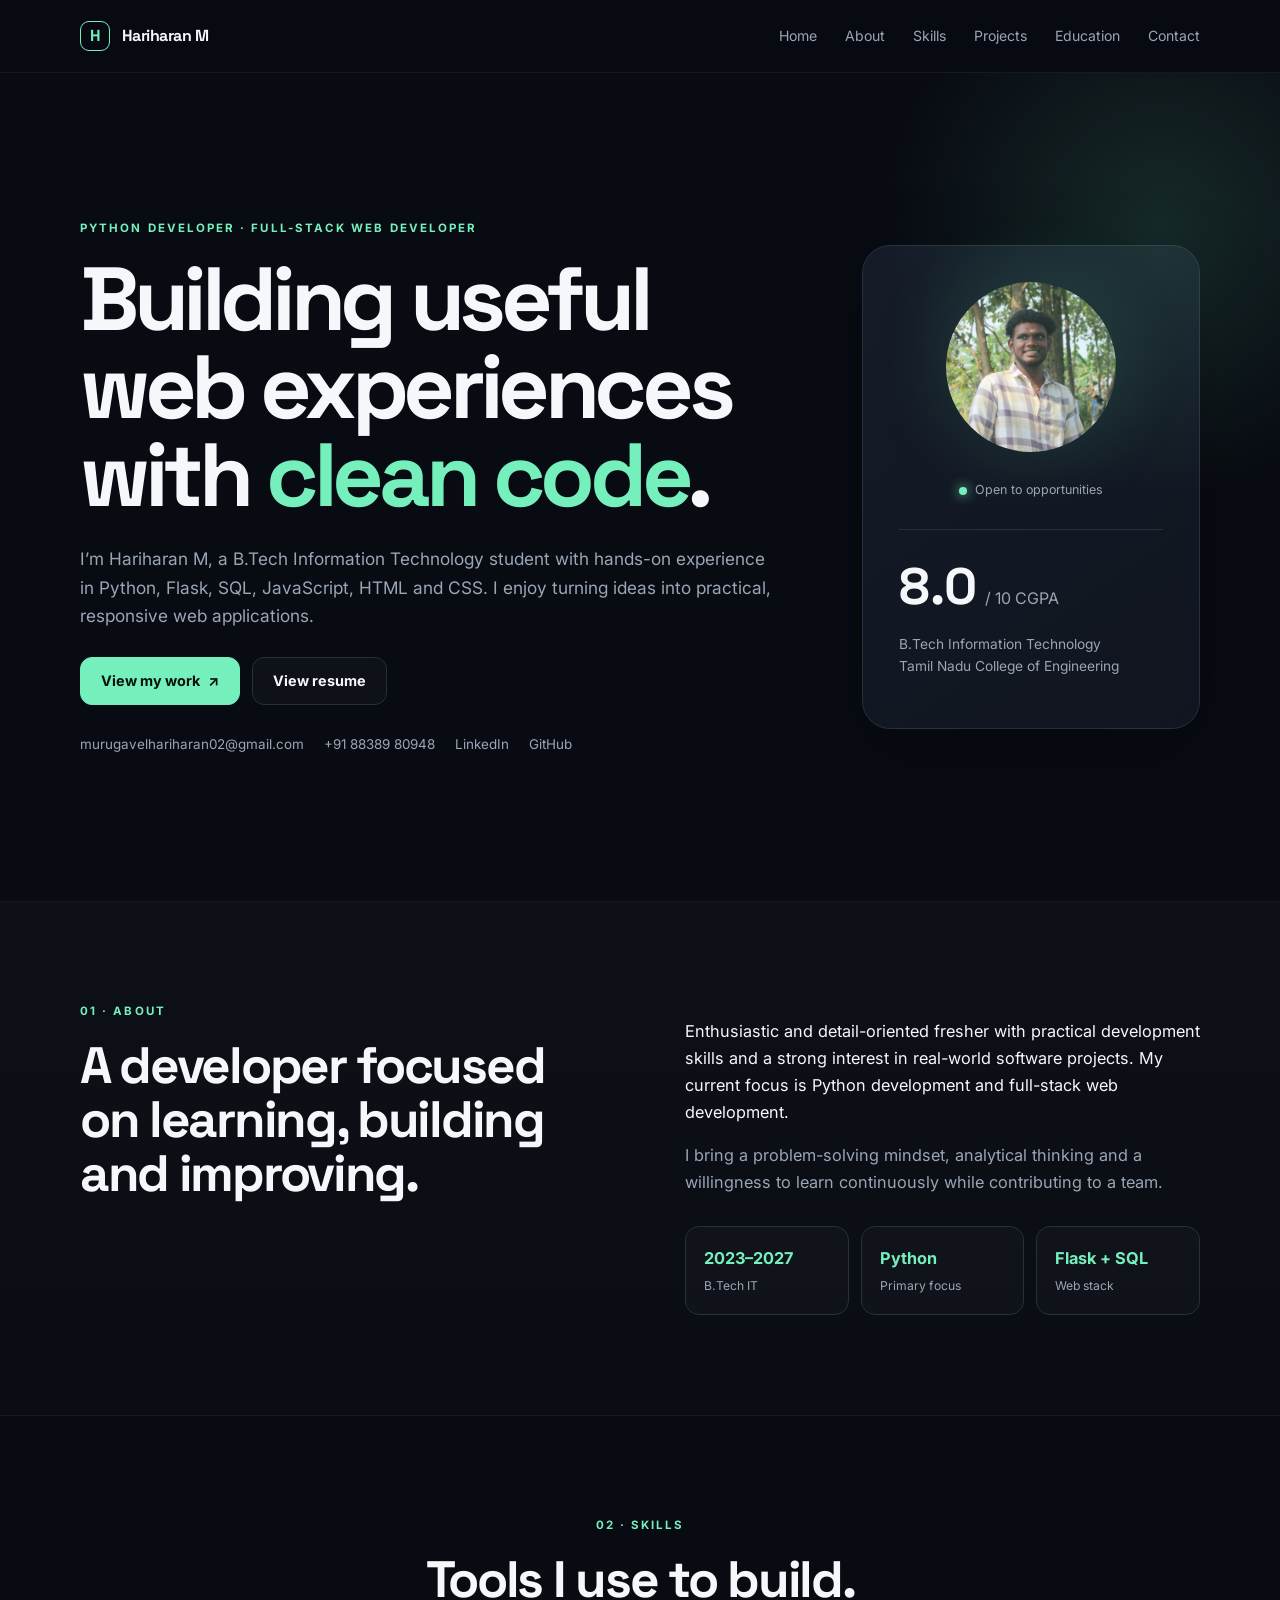
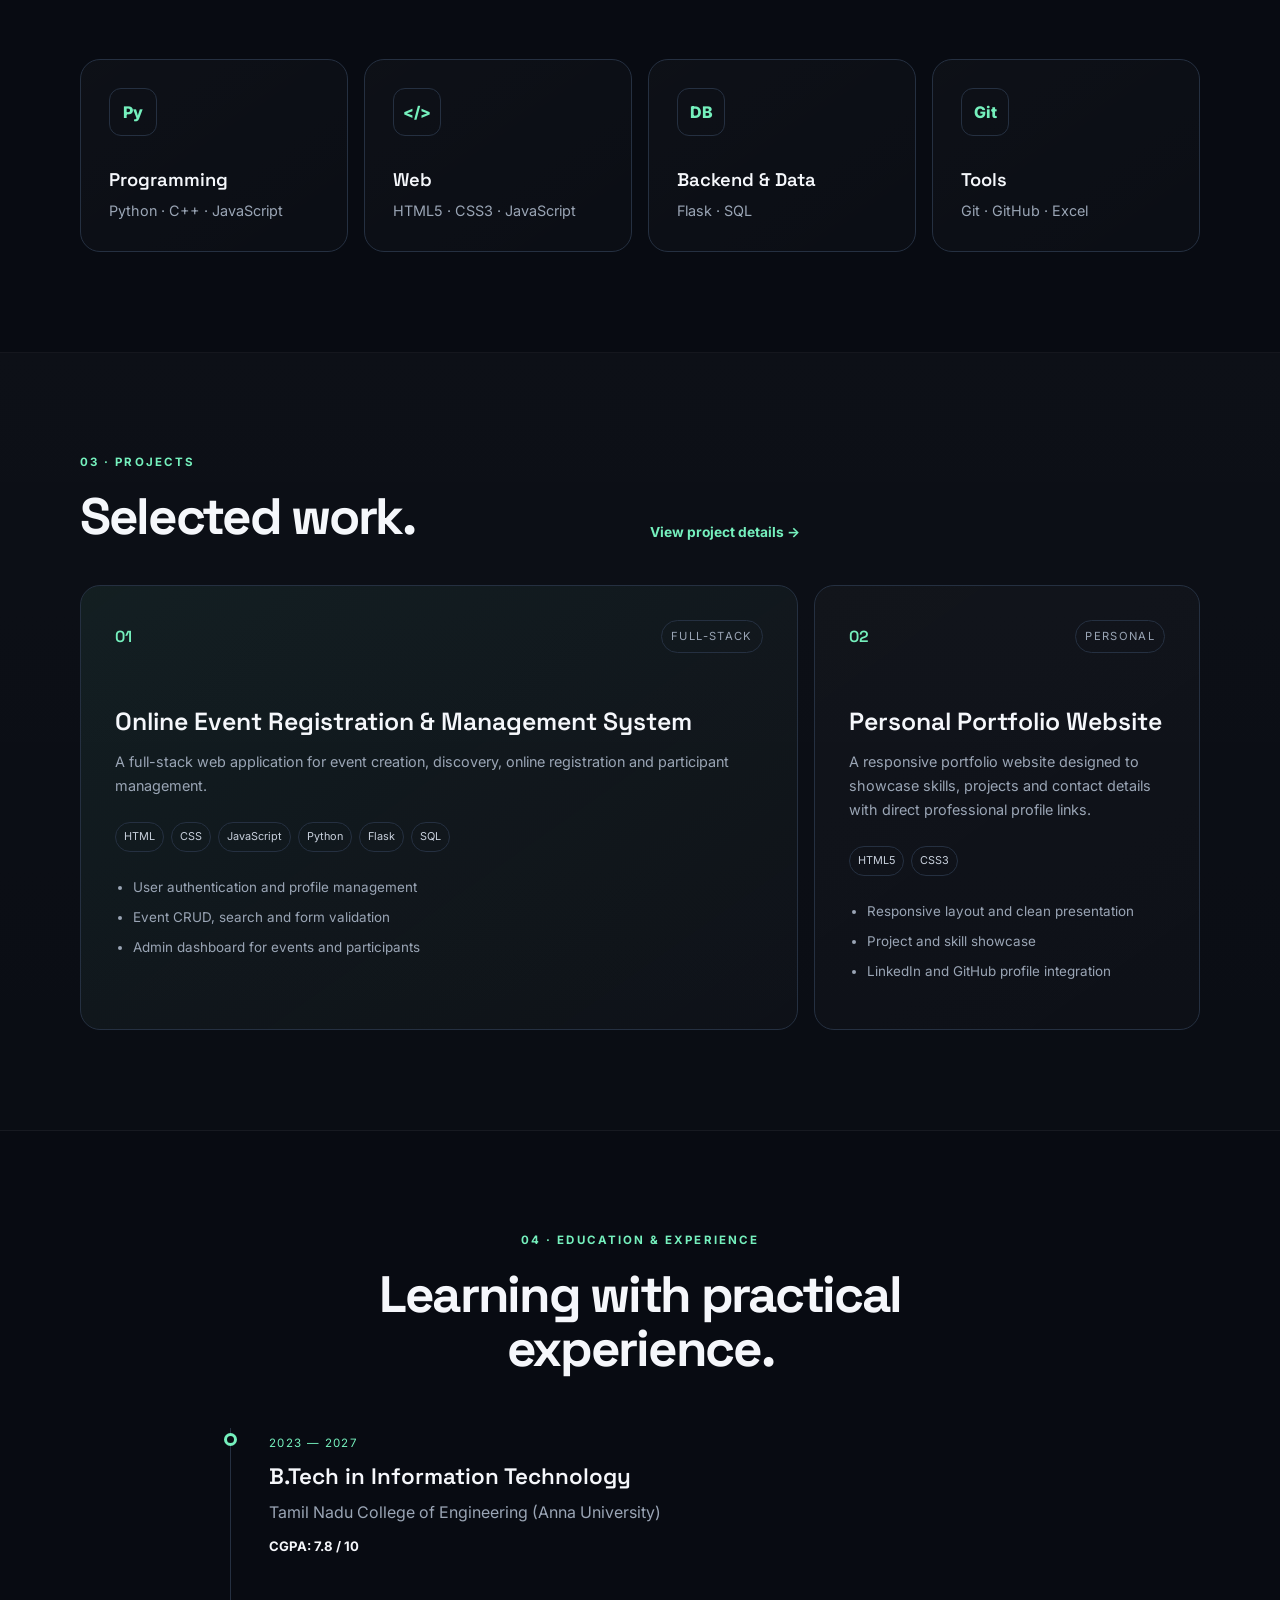
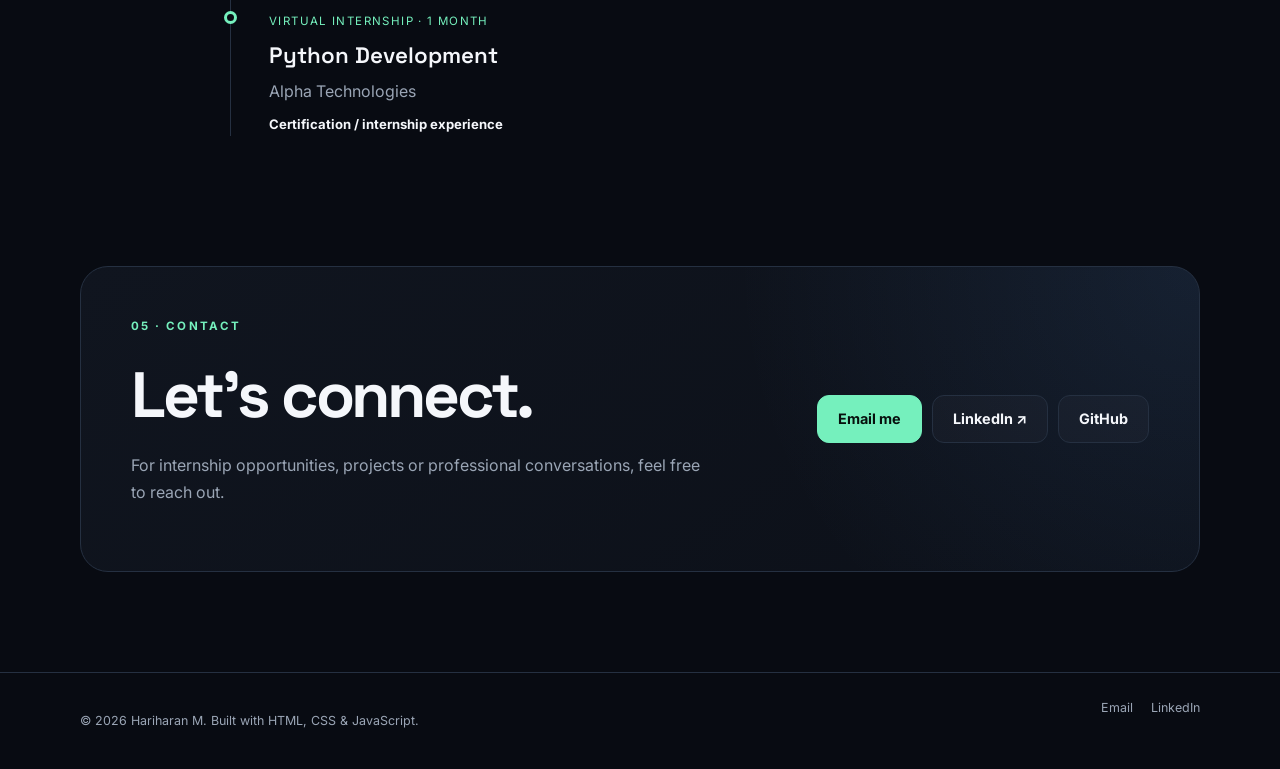
<file: index.html>
<!doctype html>
<html lang="en">
<head>
  <meta charset="utf-8">
  <meta name="viewport" content="width=device-width, initial-scale=1">
  <meta name="description" content="Hariharan M — Python Developer and Full-Stack Web Developer portfolio.">
  <meta name="author" content="Hariharan M">
  <meta name="theme-color" content="#080b12">
  <meta property="og:title" content="Hariharan M | Python Developer">
  <meta property="og:description" content="Portfolio of Hariharan M, B.Tech Information Technology student and Python / Full-Stack Web Developer.">
  <meta property="og:type" content="website">
  <title>Hariharan M | Python Developer & Full-Stack Web Developer</title>
  <link rel="icon" href="assets/favicon.svg" type="image/svg+xml">
  <link rel="preconnect" href="https://fonts.googleapis.com">
  <link rel="preconnect" href="https://fonts.gstatic.com" crossorigin>
  <link href="https://fonts.googleapis.com/css2?family=Inter:wght@400;500;600;700;800&family=Space+Grotesk:wght@500;600;700&display=swap" rel="stylesheet">
  <link rel="stylesheet" href="assets/css/style.css">
</head>
<body>
  <header class="site-header" id="top">
    <div class="container nav-wrap">
      <a class="brand" href="index.html" aria-label="Hariharan M home"><span>H</span> Hariharan M</a>
      <button class="menu-toggle" type="button" aria-label="Open menu" aria-expanded="false"><span></span><span></span><span></span></button>
      <nav class="nav" aria-label="Primary navigation">
        <a href="#home">Home</a><a href="#about">About</a><a href="#skills">Skills</a><a href="#projects">Projects</a><a href="#education">Education</a><a href="#contact">Contact</a>
      </nav>
    </div>
  </header>

  <main>
    <section class="hero section" id="home">
      <div class="hero-glow"></div>
      <div class="container hero-grid">
        <div class="hero-copy reveal">
          <p class="eyebrow">PYTHON DEVELOPER · FULL-STACK WEB DEVELOPER</p>
          <h1>Building useful web experiences with <em>clean code</em>.</h1>
          <p class="hero-text">I’m Hariharan M, a B.Tech Information Technology student with hands-on experience in Python, Flask, SQL, JavaScript, HTML and CSS. I enjoy turning ideas into practical, responsive web applications.</p>
          <div class="hero-actions">
            <a class="btn btn-primary" href="#projects">View my work <span>↗</span></a>
            <a class="btn btn-ghost" href="assets/Hariharan_M_Resume.pdf" target="_blank" rel="noopener">View resume</a>
          </div>
          <div class="quick-links">
            <a href="mailto:murugavelhariharan02@gmail.com">murugavelhariharan02@gmail.com</a>
            <a href="tel:+918838980948">+91 88389 80948</a>
            <a href="https://linkedin.com/in/hari-haran-m-0a90042a3" target="_blank" rel="noopener">LinkedIn</a>
            <a href="https://github.com/Hari-haran219" target="_blank" rel="noopener">GitHub</a>
          </div>
        </div>
        <div class="hero-card reveal delay-1">
          <div class="profile-orb" style="background-image: url('profile.jpeg'); background-size: cover; background-position: center;">
  <span style="display: none;">HariharanM</span>
</div>
<div class="availability"><span class="dot"></span> Open to opportunities</div>

          <div class="hero-stat"><strong>8.0</strong><span>/ 10 CGPA</span></div>
          <p>B.Tech Information Technology<br>Tamil Nadu College of Engineering</p>
        </div>
      </div>
    </section>

    <section class="section section-soft" id="about">
      <div class="container split">
        <div class="section-heading reveal"><p class="eyebrow">01 · ABOUT</p><h2>A developer focused on learning, building and improving.</h2></div>
        <div class="about-copy reveal delay-1"><p>Enthusiastic and detail-oriented fresher with practical development skills and a strong interest in real-world software projects. My current focus is Python development and full-stack web development.</p><p>I bring a problem-solving mindset, analytical thinking and a willingness to learn continuously while contributing to a team.</p><div class="mini-grid"><div><strong>2023–2027</strong><span>B.Tech IT</span></div><div><strong>Python</strong><span>Primary focus</span></div><div><strong>Flask + SQL</strong><span>Web stack</span></div></div></div>
      </div>
    </section>

    <section class="section" id="skills">
      <div class="container"><div class="section-heading centered reveal"><p class="eyebrow">02 · SKILLS</p><h2>Tools I use to build.</h2></div>
        <div class="skills-grid">
          <article class="skill-card reveal"><div class="skill-icon">Py</div><h3>Programming</h3><p>Python · C++ · JavaScript</p></article>
          <article class="skill-card reveal delay-1"><div class="skill-icon">&lt;/&gt;</div><h3>Web</h3><p>HTML5 · CSS3 · JavaScript</p></article>
          <article class="skill-card reveal delay-2"><div class="skill-icon">DB</div><h3>Backend & Data</h3><p>Flask · SQL</p></article>
          <article class="skill-card reveal"><div class="skill-icon">Git</div><h3>Tools</h3><p>Git · GitHub · Excel</p></article>
        </div>
      </div>
    </section>

    <section class="section section-soft" id="projects">
      <div class="container"><div class="section-heading row-heading reveal"><div><p class="eyebrow">03 · PROJECTS</p><h2>Selected work.</h2></div><a class="text-link" href="projects.html">View project details →</a></div>
        <div class="project-grid">
          <article class="project-card featured reveal"><div class="project-top"><span class="project-number">01</span><span class="project-tag">Full-Stack</span></div><h3>Online Event Registration & Management System</h3><p>A full-stack web application for event creation, discovery, online registration and participant management.</p><div class="project-stack"><span>HTML</span><span>CSS</span><span>JavaScript</span><span>Python</span><span>Flask</span><span>SQL</span></div><ul><li>User authentication and profile management</li><li>Event CRUD, search and form validation</li><li>Admin dashboard for events and participants</li></ul></article>
          <article class="project-card reveal delay-1"><div class="project-top"><span class="project-number">02</span><span class="project-tag">Personal</span></div><h3>Personal Portfolio Website</h3><p>A responsive portfolio website designed to showcase skills, projects and contact details with direct professional profile links.</p><div class="project-stack"><span>HTML5</span><span>CSS3</span></div><ul><li>Responsive layout and clean presentation</li><li>Project and skill showcase</li><li>LinkedIn and GitHub profile integration</li></ul></article>
        </div>
      </div>
    </section>

    <section class="section" id="education">
      <div class="container"><div class="section-heading centered reveal"><p class="eyebrow">04 · EDUCATION & EXPERIENCE</p><h2>Learning with practical experience.</h2></div>
        <div class="timeline">
          <article class="timeline-item reveal"><div class="timeline-dot"></div><div><span class="timeline-date">2023 — 2027</span><h3>B.Tech in Information Technology</h3><p>Tamil Nadu College of Engineering (Anna University)</p><strong>CGPA: 7.8 / 10</strong></div></article>
          <article class="timeline-item reveal delay-1"><div class="timeline-dot"></div><div><span class="timeline-date">Virtual Internship · 1 Month</span><h3>Python Development</h3><p>Alpha Technologies</p><strong>Certification / internship experience</strong></div></article>
        </div>
      </div>
    </section>

    <section class="section contact-section" id="contact">
      <div class="container contact-box reveal"><div><p class="eyebrow">05 · CONTACT</p><h2>Let’s connect.</h2><p>For internship opportunities, projects or professional conversations, feel free to reach out.</p></div><div class="contact-actions"><a class="btn btn-primary" href="mailto:murugavelhariharan02@gmail.com">Email me</a>
        <a class="btn btn-ghost" href="https://www.linkedin.com/in/hari-haran-m-0a90042a3" target="_blank" rel="noopener">LinkedIn ↗</a>          
          <a class="btn btn-ghost" href="https://github.com/Hari-haran219" target="_blank" rel="noopener">GitHub</a>
</div></div>
    </section>
  </main>

  <footer class="footer"><div class="container footer-wrap"><p>© <span id="year"></span> Hariharan M. Built with HTML, CSS & JavaScript.</p><div><a href="mailto:murugavelhariharan02@gmail.com">Email</a><a href="https://www.linkedin.com/in/hari-haran-m-0a90042a3" target="_blank" rel="noopener">LinkedIn</a></div></div></footer>
  <script src="assets/js/main.js"></script>
</body>
</html>
</file>
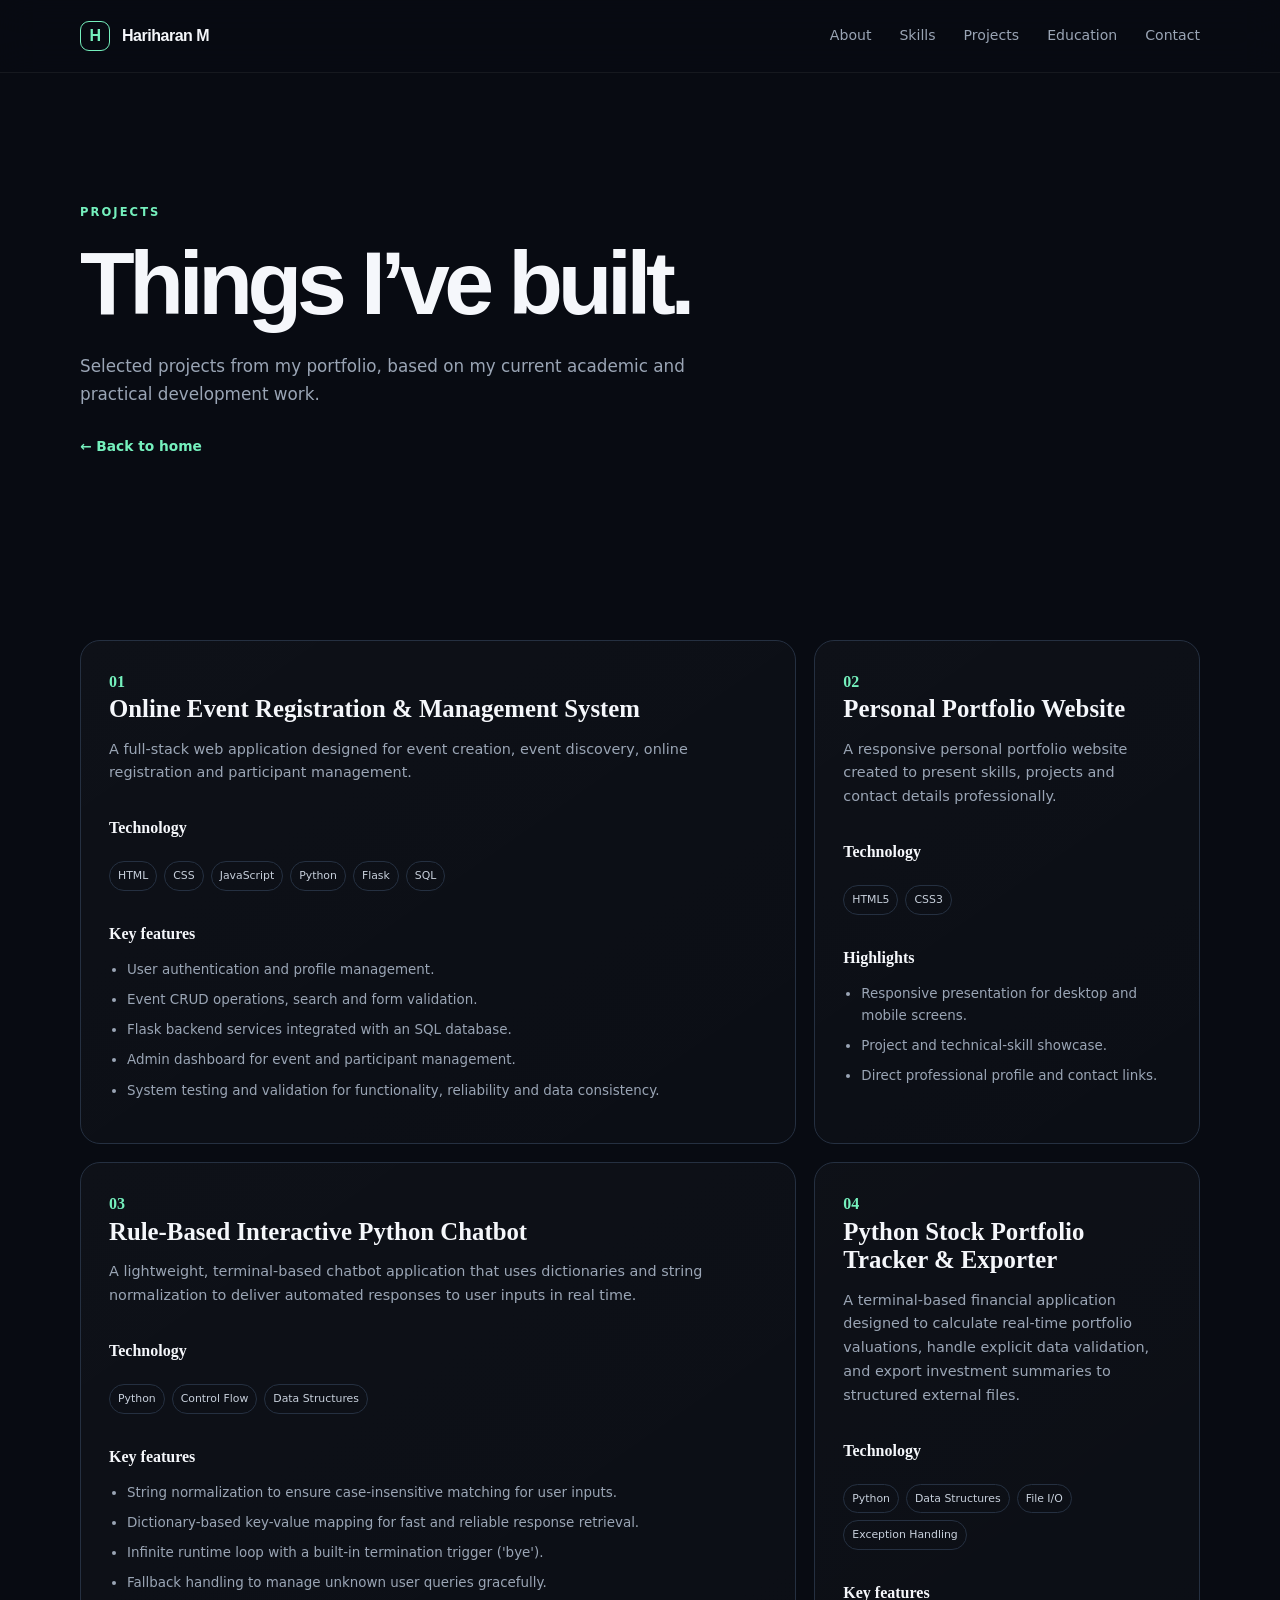
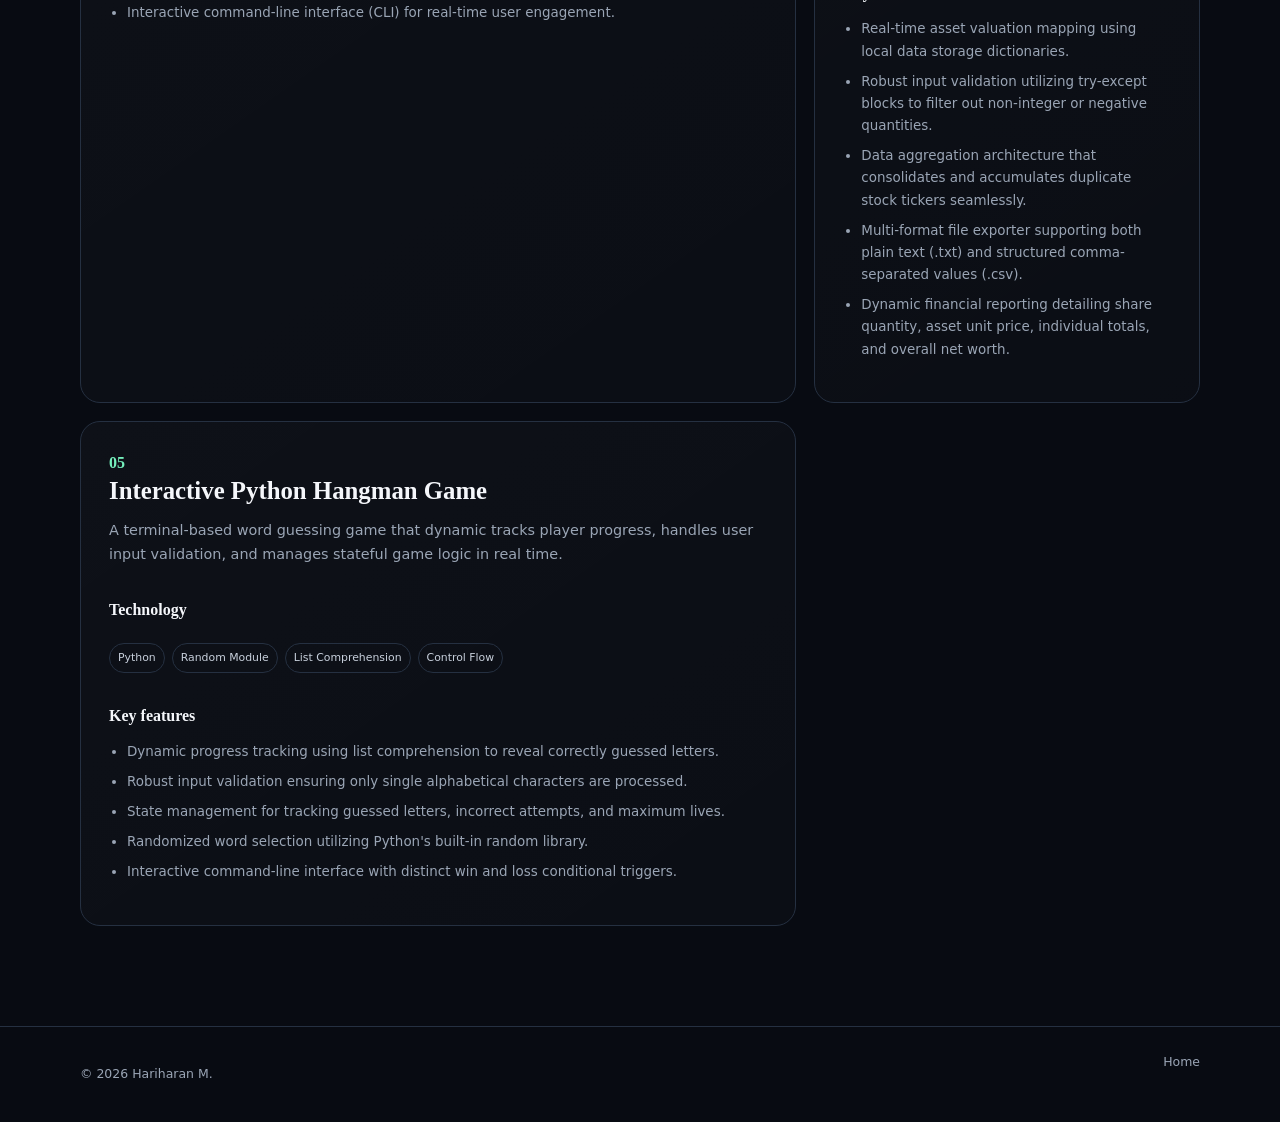
<file: projects.html>
<!doctype html>
<html lang="en"><head><meta charset="utf-8"><meta name="viewport" content="width=device-width, initial-scale=1"><meta name="description" content="Hariharan M project details."><title>Projects | Hariharan M</title><link rel="icon" href="assets/favicon.svg" type="image/svg+xml"><link rel="stylesheet" href="assets/css/style.css"></head>
<body>
<header class="site-header"><div class="container nav-wrap"><a class="brand" href="index.html"><span>H</span> Hariharan M</a><button class="menu-toggle" type="button" aria-label="Open menu" aria-expanded="false"><span></span><span></span><span></span></button><nav class="nav"><a href="index.html#about">About</a><a href="index.html#skills">Skills</a><a href="index.html#projects">Projects</a><a href="index.html#education">Education</a><a href="index.html#contact">Contact</a></nav></div></header>
<main><section class="page-hero section"><div class="container reveal"><p class="eyebrow">PROJECTS</p><h1>Things I’ve built.</h1><p>Selected projects from my portfolio, based on my current academic and practical development work.</p><a class="text-link" href="index.html">← Back to home</a></div></section>
<section class="section"><div class="container detail-grid">
<article class="detail-card reveal"><span class="project-number">01</span><h2>Online Event Registration & Management System</h2><p>A full-stack web application designed for event creation, event discovery, online registration and participant management.</p><h3>Technology</h3><div class="project-stack"><span>HTML</span><span>CSS</span><span>JavaScript</span><span>Python</span><span>Flask</span><span>SQL</span></div><h3>Key features</h3><ul class="feature-list"><li>User authentication and profile management.</li><li>Event CRUD operations, search and form validation.</li><li>Flask backend services integrated with an SQL database.</li><li>Admin dashboard for event and participant management.</li><li>System testing and validation for functionality, reliability and data consistency.</li></ul></article>
<article class="detail-card reveal delay-1"><span class="project-number">02</span><h2>Personal Portfolio Website</h2><p>A responsive personal portfolio website created to present skills, projects and contact details professionally.</p><h3>Technology</h3><div class="project-stack"><span>HTML5</span><span>CSS3</span></div><h3>Highlights</h3><ul class="feature-list"><li>Responsive presentation for desktop and mobile screens.</li><li>Project and technical-skill showcase.</li><li>Direct professional profile and contact links.</li></ul></article>
<article class="detail-card reveal">
  <span class="project-number">03</span>
  <h2>Rule-Based Interactive Python Chatbot</h2>
  <p>A lightweight, terminal-based chatbot application that uses dictionaries and string normalization to deliver automated responses to user inputs in real time.</p>
  <h3>Technology</h3>
  <div class="project-stack">
    <span>Python</span>
    <span>Control Flow</span>
    <span>Data Structures</span>
  </div>
  <h3>Key features</h3>
  <ul class="feature-list">
    <li>String normalization to ensure case-insensitive matching for user inputs.</li>
    <li>Dictionary-based key-value mapping for fast and reliable response retrieval.</li>
    <li>Infinite runtime loop with a built-in termination trigger ('bye').</li>
    <li>Fallback handling to manage unknown user queries gracefully.</li>
    <li>Interactive command-line interface (CLI) for real-time user engagement.</li>
  </ul>
</article>
<article class="detail-card reveal">
  <span class="project-number">04</span>
  <h2>Python Stock Portfolio Tracker & Exporter</h2>
  <p>A terminal-based financial application designed to calculate real-time portfolio valuations, handle explicit data validation, and export investment summaries to structured external files.</p>
  <h3>Technology</h3>
  <div class="project-stack">
    <span>Python</span>
    <span>Data Structures</span>
    <span>File I/O</span>
    <span>Exception Handling</span>
  </div>
  <h3>Key features</h3>
  <ul class="feature-list">
    <li>Real-time asset valuation mapping using local data storage dictionaries.</li>
    <li>Robust input validation utilizing try-except blocks to filter out non-integer or negative quantities.</li>
    <li>Data aggregation architecture that consolidates and accumulates duplicate stock tickers seamlessly.</li>
    <li>Multi-format file exporter supporting both plain text (.txt) and structured comma-separated values (.csv).</li>
    <li>Dynamic financial reporting detailing share quantity, asset unit price, individual totals, and overall net worth.</li>
  </ul>
</article>

<article class="detail-card reveal">
  <span class="project-number">05</span>
  <h2>Interactive Python Hangman Game</h2>
  <p>A terminal-based word guessing game that dynamic tracks player progress, handles user input validation, and manages stateful game logic in real time.</p>
  <h3>Technology</h3>
  <div class="project-stack">
    <span>Python</span>
    <span>Random Module</span>
    <span>List Comprehension</span>
    <span>Control Flow</span>
  </div>
  <h3>Key features</h3>
  <ul class="feature-list">
    <li>Dynamic progress tracking using list comprehension to reveal correctly guessed letters.</li>
    <li>Robust input validation ensuring only single alphabetical characters are processed.</li>
    <li>State management for tracking guessed letters, incorrect attempts, and maximum lives.</li>
    <li>Randomized word selection utilizing Python's built-in random library.</li>
    <li>Interactive command-line interface with distinct win and loss conditional triggers.</li>
  </ul>
</article>

</div></section></main><footer class="footer"><div class="container footer-wrap"><p>© <span id="year"></span> Hariharan M.</p><a href="index.html">Home</a></div></footer><script src="assets/js/main.js"></script></body></html>
</file>
<file: assets/css/style.css>
:root{--bg:#080b12;--surface:#10151f;--surface2:#151c28;--text:#f5f7fb;--muted:#9aa5b5;--line:#253041;--accent:#75f0bd;--accent2:#65a9ff;--max:1120px}*{box-sizing:border-box}html{scroll-behavior:smooth}body{margin:0;background:var(--bg);color:var(--text);font-family:Inter,system-ui,sans-serif;line-height:1.65}a{color:inherit;text-decoration:none}button{font:inherit}.container{width:min(var(--max),calc(100% - 40px));margin:auto}.section{padding:100px 0}.section-soft{background:linear-gradient(180deg,rgba(255,255,255,.018),rgba(255,255,255,.008));border-block:1px solid rgba(255,255,255,.045)}.site-header{position:sticky;top:0;z-index:20;background:rgba(8,11,18,.78);backdrop-filter:blur(18px);border-bottom:1px solid rgba(255,255,255,.06)}.nav-wrap{height:72px;display:flex;align-items:center;justify-content:space-between}.brand{font-family:"Space Grotesk",sans-serif;font-weight:700;letter-spacing:-.03em}.brand span{display:inline-grid;place-items:center;width:30px;height:30px;margin-right:8px;border:1px solid var(--accent);border-radius:9px;color:var(--accent)}.nav{display:flex;gap:28px;color:var(--muted);font-size:.88rem}.nav a:hover,.text-link:hover{color:var(--accent)}.menu-toggle{display:none;background:none;border:0;color:white}.menu-toggle span{display:block;width:24px;height:2px;background:white;margin:5px}.hero{min-height:calc(100vh - 72px);display:grid;align-items:center;position:relative;overflow:hidden}.hero-glow{position:absolute;width:600px;height:600px;background:radial-gradient(circle,rgba(117,240,189,.13),transparent 65%);right:-180px;top:-150px;pointer-events:none}.hero-grid{display:grid;grid-template-columns:1.35fr .65fr;gap:80px;align-items:center}.eyebrow{font-size:.72rem;letter-spacing:.18em;font-weight:700;color:var(--accent);margin:0 0 18px}.hero h1,.page-hero h1{font:700 clamp(3rem,7vw,6rem)/.98 "Space Grotesk",sans-serif;letter-spacing:-.06em;margin:0;max-width:850px}.hero h1 em{font-style:normal;color:var(--accent)}.hero-text{font-size:1.08rem;color:var(--muted);max-width:700px;margin:26px 0}.hero-actions{display:flex;gap:12px;flex-wrap:wrap}.btn{display:inline-flex;align-items:center;justify-content:center;gap:8px;min-height:48px;padding:0 20px;border-radius:12px;border:1px solid var(--line);font-weight:700;font-size:.9rem;transition:.2s}.btn-primary{background:var(--accent);color:#07100d;border-color:var(--accent)}.btn-primary:hover{transform:translateY(-2px);filter:brightness(1.05)}.btn-ghost{background:rgba(255,255,255,.025)}.btn-ghost:hover{border-color:var(--accent);color:var(--accent)}.quick-links{display:flex;flex-wrap:wrap;gap:20px;margin-top:28px;color:var(--muted);font-size:.84rem}.quick-links a:hover{color:white}.hero-card{background:linear-gradient(145deg,var(--surface2),var(--surface));border:1px solid var(--line);border-radius:28px;padding:36px;box-shadow:0 25px 80px rgba(0,0,0,.25)}.profile-orb{width:170px;height:170px;border-radius:50%;display:grid;place-items:center;margin:0 auto 28px;background:radial-gradient(circle at 35% 30%,#fff, var(--accent) 10%,#132b26 45%,#0b1119 70%);box-shadow:0 0 80px rgba(117,240,189,.15)}.profile-orb span{font:700 2.2rem "Space Grotesk"}.availability{font-size:.78rem;color:var(--muted);display:flex;justify-content:center;align-items:center;gap:8px}.dot{width:8px;height:8px;border-radius:50%;background:var(--accent);box-shadow:0 0 12px var(--accent)}.hero-stat{display:flex;align-items:baseline;gap:8px;border-top:1px solid var(--line);margin-top:28px;padding-top:24px}.hero-stat strong{font:700 3.2rem "Space Grotesk"}.hero-stat span,.hero-card p{color:var(--muted)}.hero-card p{font-size:.86rem}.section-heading{max-width:720px}.section-heading h2{font:700 clamp(2rem,4vw,3.6rem)/1.05 "Space Grotesk";letter-spacing:-.045em;margin:0}.centered{text-align:center;margin:0 auto 52px}.row-heading{display:flex;justify-content:space-between;align-items:end;gap:30px;margin-bottom:42px}.split{display:grid;grid-template-columns:1fr 1fr;gap:90px}.about-copy{color:var(--muted);font-size:1.02rem}.about-copy p:first-child{color:var(--text)}.mini-grid{display:grid;grid-template-columns:repeat(3,1fr);gap:12px;margin-top:30px}.mini-grid div{padding:18px;border:1px solid var(--line);border-radius:14px;background:rgba(255,255,255,.02)}.mini-grid strong,.mini-grid span{display:block}.mini-grid strong{color:var(--accent)}.mini-grid span{font-size:.76rem;color:var(--muted);margin-top:4px}.skills-grid{display:grid;grid-template-columns:repeat(4,1fr);gap:16px}.skill-card,.project-card,.detail-card{border:1px solid var(--line);background:linear-gradient(145deg,rgba(255,255,255,.025),rgba(255,255,255,.012));border-radius:20px;padding:28px}.skill-icon{width:48px;height:48px;border-radius:12px;display:grid;place-items:center;border:1px solid var(--line);color:var(--accent);font-weight:800;margin-bottom:32px}.skill-card h3{margin:0 0 8px;font:600 1.15rem "Space Grotesk"}.skill-card p,.project-card p,.detail-card p{margin:0;color:var(--muted);font-size:.9rem}.project-grid{display:grid;grid-template-columns:1.3fr .7fr;gap:16px}.project-card{padding:34px}.project-card.featured{background:linear-gradient(145deg,rgba(117,240,189,.07),rgba(255,255,255,.015))}.project-top{display:flex;justify-content:space-between;align-items:center;margin-bottom:55px}.project-number{font:600 1rem "Space Grotesk";color:var(--accent)}.project-tag{font-size:.7rem;text-transform:uppercase;letter-spacing:.12em;color:var(--muted);border:1px solid var(--line);padding:6px 9px;border-radius:99px}.project-card h3,.detail-card h2{font:600 1.55rem/1.15 "Space Grotesk";margin:0 0 14px}.project-stack{display:flex;flex-wrap:wrap;gap:7px;margin:24px 0}.project-stack span{font-size:.68rem;color:#c8d0dc;border:1px solid var(--line);padding:5px 8px;border-radius:99px}.project-card ul,.feature-list{padding-left:18px;color:var(--muted);font-size:.84rem}.project-card li,.feature-list li{margin:8px 0}.text-link{color:var(--accent);font-size:.86rem;font-weight:700}.timeline{max-width:820px;margin:auto;border-left:1px solid var(--line);padding-left:38px}.timeline-item{position:relative;padding:0 0 48px}.timeline-item:last-child{padding-bottom:0}.timeline-dot{position:absolute;left:-45px;top:5px;width:13px;height:13px;border-radius:50%;background:var(--bg);border:3px solid var(--accent)}.timeline-date{font-size:.72rem;color:var(--accent);text-transform:uppercase;letter-spacing:.12em}.timeline-item h3{font:600 1.4rem "Space Grotesk";margin:8px 0}.timeline-item p{color:var(--muted);margin:0 0 6px}.timeline-item strong{font-size:.82rem}.contact-section{padding-top:30px}.contact-box{border:1px solid var(--line);border-radius:28px;padding:50px;display:flex;justify-content:space-between;align-items:center;gap:40px;background:radial-gradient(circle at 100% 0,rgba(101,169,255,.1),transparent 40%),linear-gradient(145deg,var(--surface),rgba(16,21,31,.5))}.contact-box h2{font:700 clamp(2.4rem,5vw,4rem) "Space Grotesk";letter-spacing:-.05em;margin:0}.contact-box p:not(.eyebrow){color:var(--muted);max-width:580px}.contact-actions{display:flex;gap:10px;flex-wrap:wrap}.footer{border-top:1px solid var(--line);padding:25px 0;color:var(--muted);font-size:.78rem}.footer-wrap{display:flex;justify-content:space-between;gap:20px}.footer a{margin-left:18px}.page-hero{padding-top:130px;padding-bottom:80px}.page-hero p:not(.eyebrow){color:var(--muted);max-width:680px;font-size:1.05rem;margin:25px 0}.detail-grid{display:grid;grid-template-columns:1.3fr .7fr;gap:18px}.detail-card{min-height:420px}.detail-card h3{font:600 1rem "Space Grotesk";margin-top:34px}.reveal{opacity:0;transform:translateY(18px);transition:.7s ease}.reveal.visible{opacity:1;transform:none}.delay-1{transition-delay:.1s}.delay-2{transition-delay:.2s}@media(max-width:850px){.nav{position:absolute;top:72px;left:20px;right:20px;display:none;flex-direction:column;padding:18px;background:#0d121b;border:1px solid var(--line);border-radius:16px;gap:0}.nav.open{display:flex}.nav a{padding:12px}.menu-toggle{display:block}.hero-grid,.split,.project-grid,.detail-grid{grid-template-columns:1fr;gap:45px}.hero{min-height:auto;padding-top:80px}.hero-card{max-width:500px}.skills-grid{grid-template-columns:repeat(2,1fr)}.row-heading{align-items:start;flex-direction:column}.contact-box{align-items:flex-start;flex-direction:column}.page-hero{padding-top:90px}}
@media(max-width:560px){.container{width:min(100% - 28px,var(--max))}.section{padding:70px 0}.hero h1,.page-hero h1{font-size:3rem}.hero-text{font-size:.96rem}.skills-grid{grid-template-columns:1fr}.mini-grid{grid-template-columns:1fr}.hero-card,.contact-box,.project-card,.skill-card,.detail-card{padding:24px}.project-top{margin-bottom:38px}.footer-wrap{flex-direction:column}.footer a{margin:0 18px 0 0}.timeline{padding-left:28px}.timeline-dot{left:-35px}}
@media(prefers-reduced-motion:reduce){html{scroll-behavior:auto}.reveal{opacity:1;transform:none;transition:none}}
</file>
